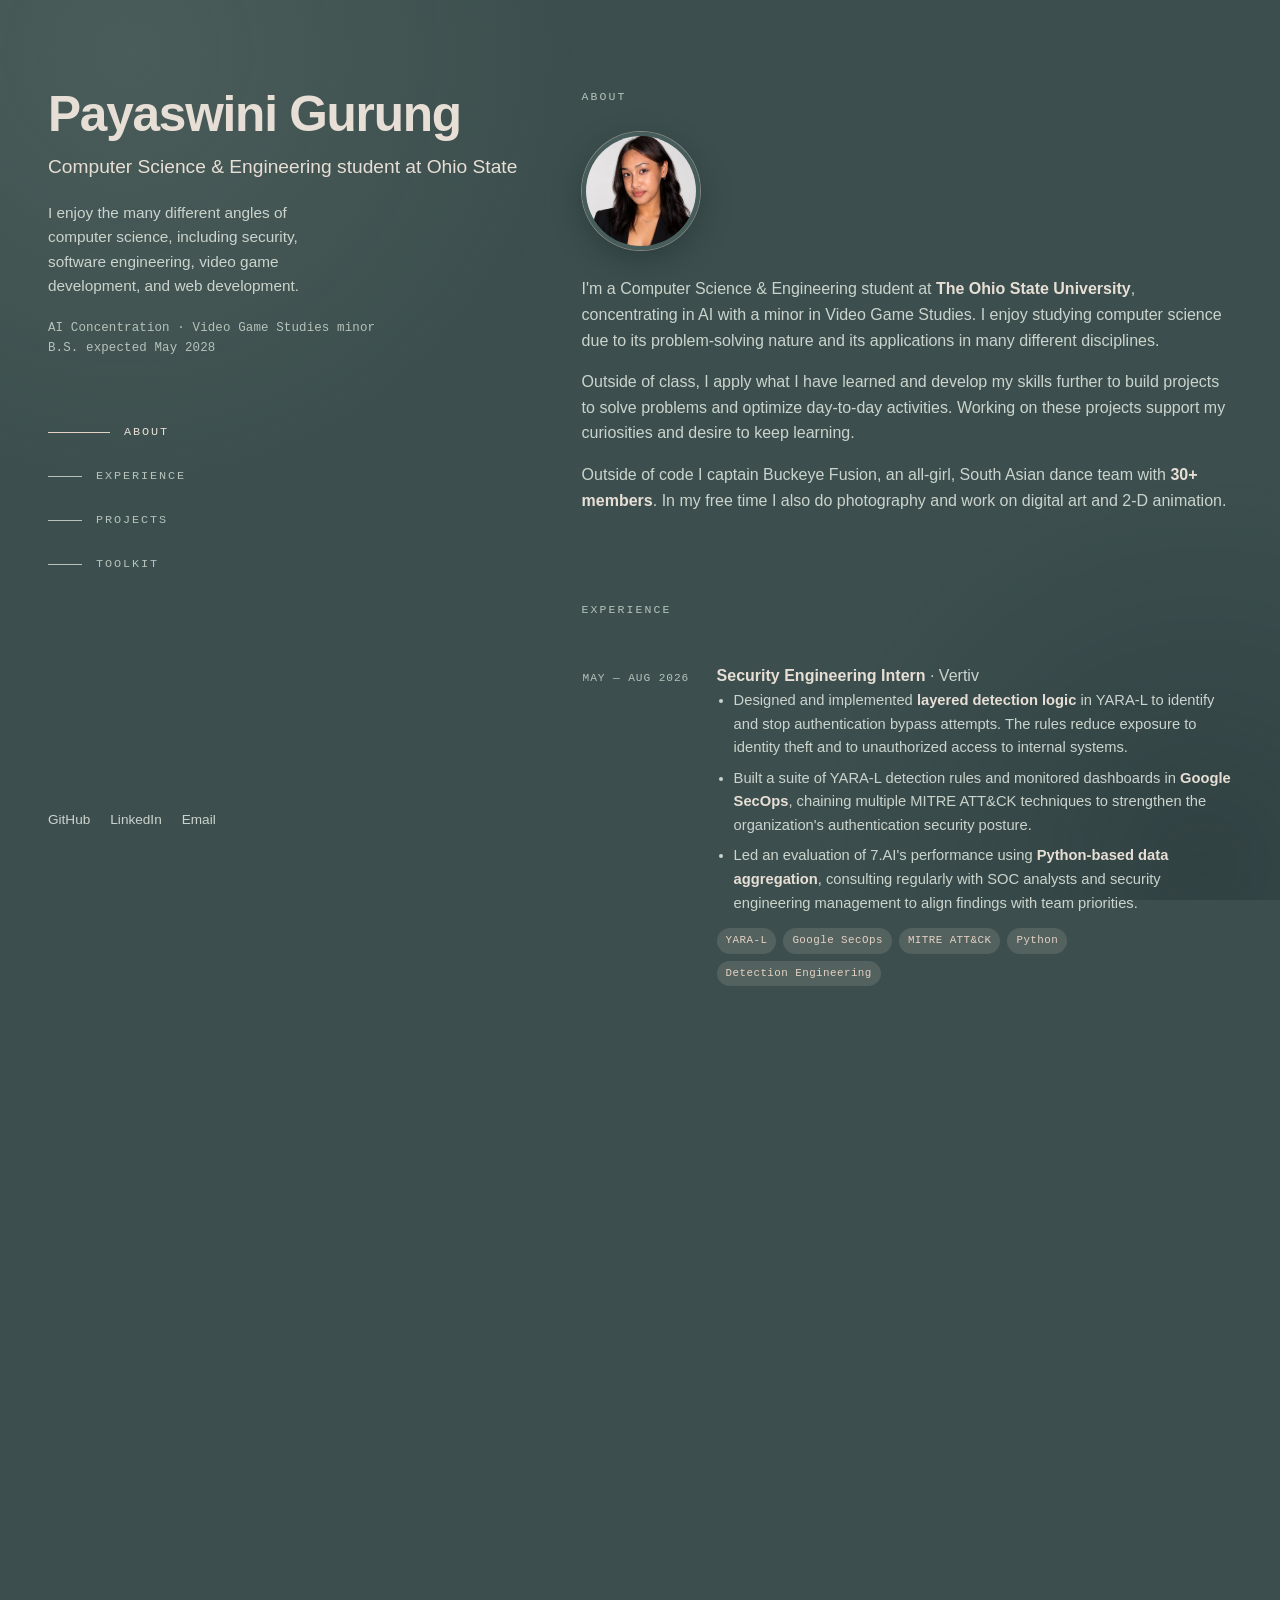
<file: index.html>
<!DOCTYPE html>
<html lang="en">
<head>
<meta charset="utf-8">
<meta name="viewport" content="width=device-width, initial-scale=1">
<title>Payaswini Gurung</title>
<meta name="description" content="Payaswini Gurung — Computer Science &amp; Engineering student at Ohio State with an AI concentration. Security engineering, full-stack web, and AI-integrated applications.">
<meta name="theme-color" content="#3c4f4e">

<!-- Marks the page as scripted before first paint, so revealed content is
     hidden from the start instead of flashing in and then hiding. -->
<script>document.documentElement.className += " js";</script>


<link rel="stylesheet" href="style.css">
</head>
<body>

<a class="skip" href="#main">Skip to content</a>

<div class="shell">


  <header class="side">
    <div>
      <h1 class="name">Payaswini Gurung</h1>
      <p class="role">Computer Science &amp; Engineering student at Ohio State</p>

     
      <p class="tagline">
        I enjoy the many different angles of computer science, including security, software 
          engineering, video game development, and web development. 
      </p>

      <p class="edu-line">
        AI Concentration · Video Game Studies minor<br>
        B.S. expected May 2028
      </p>

      <nav aria-label="Section navigation">
        <ul>
          <li><a href="#about"><span class="bar" aria-hidden="true"></span>About</a></li>
          <li><a href="#experience"><span class="bar" aria-hidden="true"></span>Experience</a></li>
          <li><a href="#projects"><span class="bar" aria-hidden="true"></span>Projects</a></li>
          <li><a href="#toolkit"><span class="bar" aria-hidden="true"></span>Toolkit</a></li>
        </ul>
      </nav>
    </div>

    <ul class="socials">
      <li><a href="https://github.com/payaswinigur">GitHub</a></li>
      <li><a href="https://www.linkedin.com/in/payaswinigurung">LinkedIn</a></li>
      <li><a href="mailto:payaswinigurung@gmail.com">Email</a></li>
    </ul>
  </header>

  <!-- ==================== RIGHT / SCROLLING ==================== -->
  <main id="main">

    <!-- ---------------- ABOUT ---------------- -->
    <section id="about" aria-label="About">
      <h2 class="sticky-label">About</h2>
      <p class="section-label">About</p>

      <!-- EDIT ME: the whole About section — make it sound like you -->
      <div class="prose">
        <p class="avatar-wrap">
          <img class="avatar" alt="Payaswini Gurung" width="118" height="118"
               src="headshot.jpg">
        </p>
        <p>
          I'm a Computer Science &amp; Engineering student at <strong>The Ohio State University</strong>,
          concentrating in AI with a minor in Video Game Studies. I enjoy studying computer science  
          due to its problem-solving nature and its applications in many different disciplines. 
        </p>
        <p>
          Outside of class, I apply what I have learned and develop my skills further to 
          build projects to solve problems and optimize day-to-day activities. Working on these
          projects support my curiosities and desire to keep learning. 
        </p>
        <p>
          Outside of code I captain Buckeye Fusion, an all-girl, South Asian dance team with 
          <strong>30+ members</strong>. In my free time I also do 
          photography and work on digital art and 2-D animation.
     
        </p>
      </div>
    </section>

    <!-- ---------------- EXPERIENCE ---------------- -->
    <section id="experience" aria-label="Experience">
      <h2 class="sticky-label">Experience</h2>
      <p class="section-label">Experience</p>

      <div class="entry">
        <div class="when">May — Aug 2026</div>
        <div>
          <h3>Security Engineering Intern <span class="at">· Vertiv</span></h3>
          <ul class="points">
            <li>Designed and implemented <strong>layered detection logic</strong> in YARA-L to identify and stop authentication bypass attempts. The rules reduce exposure to identity theft and to unauthorized access to internal systems.</li>
            <li>Built a suite of YARA-L detection rules and monitored dashboards in <strong>Google SecOps</strong>, chaining multiple MITRE ATT&amp;CK techniques to strengthen the organization's authentication security posture.</li>
            <li>Led an evaluation of 7.AI's performance using <strong>Python-based data aggregation</strong>, consulting regularly with SOC analysts and security engineering management to align findings with team priorities.</li>
          </ul>
          <ul class="chips">
            <li>YARA-L</li><li>Google SecOps</li><li>MITRE ATT&amp;CK</li><li>Python</li><li>Detection Engineering</li>
          </ul>
        </div>
      </div>

      <div class="entry">
        <div class="when">Aug — Dec 2025</div>
        <div>
          <h3>Cohort Member <span class="at">· Global Career Accelerator</span></h3>
          <ul class="points">
            <li>Selected for a cohort program building <strong>AI-integrated web applications</strong> for L'Oréal, Intel, NASA, and charity: water.</li>
            <li>Developed AI-driven apps in HTML, JavaScript, and CSS with <strong>Cloudflare Workers</strong> for secure key handling, applying each client's brand design system.</li>
            <li>Collaborated with cohort teams and industry mentors to scope, build, and present client-facing deliverables.</li>
          </ul>
          <ul class="chips">
            <li>JavaScript</li><li>Cloudflare Workers</li><li>OpenAI API</li><li>Design Systems</li><li>Accessibility</li>
          </ul>
        </div>
      </div>

      <div class="entry">
        <div class="when">2024 — Present</div>
        <div>
          <h3>Captain <span class="at">· Buckeye Fusion Dance Team</span></h3>
          <ul class="points">
            <li>Leading <strong>30+ dancers</strong> and collaborating with executive board members to design full-length performances.</li>
            <li>Choreographing, teaching, and directing the production of a themed competitive showcase.</li>
            <li>Fundraised <strong>$10,000+</strong> and secured grants covering team operations and national competition travel.</li>
          </ul>
          <ul class="chips">
            <li>Team Leadership</li><li>Choreography</li><li>Production</li><li>Fundraising</li>
          </ul>
        </div>
      </div>

      <div class="entry">
        <div class="when">2025 — 2026</div>
        <div>
          <h3>Hackathons <span class="at">· Ohio State</span></h3>
          <p class="blurb">
            Hack OH/IO (October 2025) and Make OH/IO (2026) — weekend builds where the AI fashion
            bot below started life.
          </p>
        </div>
      </div>

      <div class="entry">
        <div class="when">Expected 2028</div>
        <div>
          <h3>B.S. Computer Science &amp; Engineering <span class="at">· The Ohio State University</span></h3>
          <p class="sub">AI Concentration · Minor in Video Game Studies · Columbus, Ohio</p>
        </div>
      </div>
    </section>

    <!-- ---------------- PROJECTS ---------------- -->
    <section id="projects" aria-label="Projects">
      <h2 class="sticky-label">Projects</h2>
      <p class="section-label">Projects</p>

      <!-- 1 — Digital Recipe Cards -->
      <div class="entry">
        <div class="when">Aug 2026</div>
        <div>
          <h3><a href="https://github.com/payaswinigur/Recipe-Cards">Digital Recipe Cards</a></h3>
          <p class="blurb">
            A full-stack CRUD web app in Flask for creating, editing, and organizing recipes as
            printable cards — the index-card recipe box, made searchable.
          </p>
          <ul class="points">
            <li>Designed a <strong>normalized relational SQLite schema</strong> across four tables. Ingredient names live in their own table behind a join, so "olive oil" is stored once no matter how many recipes use it.</li>
            <li>Implemented the full <strong>CRUD surface</strong> with server-side routing, form handling, and validation that reports what is missing without clearing the form.</li>
            <li>Built search that matches a recipe name <em>or</em> any ingredient it uses, resolved through one indexed join. That query is the payoff of the schema.</li>
            <li>Rendered every card with <strong>Jinja templating</strong> over SQL query results. Enforced integrity in the database itself: a cascade rule deletes a recipe's children with it, and a restrict rule protects an ingredient still in use.</li>
          </ul>
          <ul class="chips">
            <li>Python</li><li>Flask</li><li>SQLite</li><li>SQL</li><li>Jinja2</li><li>HTML</li><li>CSS</li>
          </ul>
          <div class="entry-links">
            <a href="https://recipe-cards-jk63.onrender.com/">Live app</a>
            <a href="https://github.com/payaswinigur/Recipe-Cards">GitHub</a>
          </div>
          <p class="aside-note">
            Hosted on a free tier that sleeps when idle, so the first load can take
            about half a minute to wake.
          </p>
        </div>
      </div>

      <!-- 2 — L'Oréal AI-Advisor -->
      <div class="entry">
        <div class="when">Nov 2025</div>
        <div>
          <h3><a href="https://github.com/payaswinigur/lorealChatBot">L'Oréal AI-Advisor</a></h3>
          <p class="blurb">
            A conversational beauty assistant that answers product questions across L'Oréal's
            makeup, skincare, haircare, and fragrance lines and builds personalized routines.
          </p>
          <ul class="points">
            <li>Placed a <strong>Cloudflare Worker in front of the OpenAI API</strong>. The key stays an encrypted server-side secret, and the browser only calls my own endpoint. The hard part was not the chat interface. It was never sending a credential to the client.</li>
            <li>Scoped the model to L'Oréal's catalog through <strong>system prompting</strong>, keeping it on-brand instead of answering as a general assistant.</li>
            <li>Handled conversation state. A typing indicator appears on send, and the reply replaces it in place. The view scrolls to the newest message.</li>
            <li>Showed network failures as visible in-chat errors instead of a silent dead end.</li>
          </ul>
          <ul class="chips">
            <li>JavaScript</li><li>OpenAI GPT-4o</li><li>Cloudflare Workers</li><li>Fetch / async</li><li>REST</li><li>CSS</li>
          </ul>
          <div class="entry-links">
            <a href="https://github.com/payaswinigur/lorealChatBot">GitHub</a>
          </div>
          <p class="aside-note">
            Prototype. The Cloudflare Worker and its OpenAI key are decommissioned, so the live
            demo no longer returns replies. The source shows the full request path.
          </p>
        </div>
      </div>

      <!-- 3 — L'Oréal Routine Builder -->
      <div class="entry">
        <div class="when">Nov 2025</div>
        <div>
          <h3><a href="https://github.com/payaswinigur/09-prj-loreal-routine-builder">L'Oréal Routine Builder</a></h3>
          <p class="blurb">
            The AI-Advisor made product-aware: browse a 35-item L'Oréal catalog, pick what you
            own, and get a routine built around those specific products.
          </p>
          <ul class="points">
            <li>Built a browsable product catalog from a <strong>JSON dataset of 35 products</strong> across ten categories. A category filter and a live text search both run against that dataset.</li>
            <li>Made selection stateful. Clicking a card adds or deletes it, and the selected list updates in place. The selection persists in <strong>localStorage</strong>, so a refresh does not lose it.</li>
            <li>Sent the user's selected products to a <strong>Cloudflare Worker</strong>, which calls the OpenAI API server-side and returns a routine built from those exact items.</li>
            <li>Kept <strong>chat history</strong> in localStorage so follow-up questions carry the earlier routine as context instead of starting over.</li>
          </ul>
          <ul class="chips">
            <li>JavaScript</li><li>OpenAI API</li><li>Cloudflare Workers</li><li>localStorage</li><li>JSON</li><li>CSS</li>
          </ul>
          <div class="entry-links">
            <a href="https://github.com/payaswinigur/09-prj-loreal-routine-builder">GitHub</a>
          </div>
          <p class="aside-note">
            Prototype. The Cloudflare Worker and its OpenAI key are decommissioned, so routine
            generation no longer returns results. Browsing, search, filtering, and selection still
            work from the source.
          </p>
        </div>
      </div>

      <!-- 4 — CluelessAI -->
      <div class="entry">
        <div class="when">Oct 2025</div>
        <div>
          <h3>CluelessAI <span class="at">· Hack OH/IO</span></h3>
          <p class="blurb">
            A fashion assistant that reads the weather and current trends and recommends outfits
            from clothing you have uploaded. Started at a hackathon and kept building after.
          </p>
          <ul class="points">
            <li>Designed the interface in <strong>Figma</strong> first. Built it as a <strong>React + Vite</strong> single-page app with React Router, Tailwind, protected routes, and an auth provider.</li>
            <li>Planned the data layer around <strong>Cloudflare and AWS</strong> for API key management and encryption, so uploaded images and account data never depend on client-side secrets.</li>
            <li>Wrote scrapers to pull current fashion trends, and product search to match uploaded clothing against similar items.</li>
            <li>Set up <strong>Vitest with coverage</strong> and a GitHub Actions CI pipeline, and deployed the app to Vercel.</li>
          </ul>
          <ul class="chips">
            <li>React</li><li>Vite</li><li>Tailwind CSS</li><li>React Router</li><li>Vitest</li><li>GitHub Actions</li><li>Vercel</li><li>Figma</li>
          </ul>
        </div>
      </div>

      <!-- 5 — NASA Space Explorer -->
      <div class="entry">
        <div class="when">Oct 2025</div>
        <div>
          <h3><a href="https://github.com/payaswinigur/09-nasa-space-explorer-v2">NASA Space Explorer</a></h3>
          <p class="blurb">
            A gallery built on NASA's Astronomy Picture of the Day data — a JSON feed in the
            APOD API's own schema — turned into something browsable.
          </p>
          <ul class="points">
            <li><strong>Media-type branching</strong> — APOD entries aren't uniform, so images render as figures while video entries render as embedded, fullscreen-capable iframes with a fallback link.</li>
            <li>Truncated explanations with an expand-in-place <strong>read more</strong> control, so the grid stays scannable without losing the full text.</li>
            <li>Async data handling built on a single <code>fetch</code> with error handling that shows a human-readable message instead of an empty page.</li>
            <li>Responsive CSS grid and <strong>automated deployment</strong> to GitHub Pages via GitHub Actions on every push.</li>
          </ul>
          <ul class="chips">
            <li>JavaScript</li><li>NASA APOD data</li><li>REST / JSON</li><li>CSS Grid</li><li>GitHub Actions</li>
          </ul>
          <div class="entry-links">
            <a href="https://github.com/payaswinigur/09-nasa-space-explorer-v2">GitHub</a>
          </div>
        </div>
      </div>

      <!-- 6 — Intel Sustainability Timeline -->
      <div class="entry">
        <div class="when">Sep 2025</div>
        <div>
          <h3><a href="https://github.com/payaswinigur/03IntelAccesibility">Intel Sustainability Timeline</a></h3>
          <p class="blurb">
            A scroll-snapping timeline of Intel's environmental history, 1968–2024, built under one
            constraint: it had to work completely for someone using a screen reader or navigating by
            keyboard alone.
          </p>
          <ul class="points">
            <li><strong>Semantic structure first</strong> — real header, main, section, and article landmarks instead of nested divs, so assistive technology can present a usable document outline.</li>
            <li>Made every timeline card <strong>keyboard-focusable</strong>, so the whole timeline is traversable by tabbing rather than only by scrolling.</li>
            <li>Wrote descriptive alt text conveying what each image contributes, and used visually-hidden labels so form controls announce themselves without cluttering the visual design.</li>
            <li>Added ARIA region labeling on the timeline and a responsive grid that reflows cleanly to mobile.</li>
          </ul>
          <ul class="chips">
            <li>HTML5</li><li>CSS Scroll Snap</li><li>Bootstrap 5</li><li>WCAG</li><li>ARIA</li>
          </ul>
          <div class="entry-links">
            <a href="https://github.com/payaswinigur/03IntelAccesibility">GitHub</a>
          </div>
        </div>
      </div>
    </section>

    <!-- ---------------- TOOLKIT ---------------- -->
    <section id="toolkit" aria-label="Toolkit">
      <h2 class="sticky-label">Toolkit</h2>
      <p class="section-label">Toolkit</p>

      <div class="kit">
        <div>
          <h3>Languages</h3>
          <ul>
            <li>Java · Python · JavaScript</li>
            <li>SQL · YARA-L · MATLAB</li>
            <li>HTML · CSS</li>
          </ul>
        </div>
        <div>
          <h3>Frameworks &amp; Libraries</h3>
          <ul>
            <li>React · Vite · Tailwind CSS</li>
            <li>Flask · Jinja2 · Node.js</li>
            <li>SQLite · Java Swing</li>
          </ul>
        </div>
        <div>
          <h3>Platforms &amp; Tools</h3>
          <ul>
            <li>Cloudflare Workers · AWS · Vercel</li>
            <li>Git &amp; GitHub · GitHub Actions</li>
            <li>Figma · Eclipse · Cursor</li>
          </ul>
        </div>
        <div>
          <h3>Security</h3>
          <ul>
            <li>Google SecOps · SIEM dashboards</li>
            <li>MITRE ATT&amp;CK · Detection rules</li>
            <li>API key management &amp; encryption</li>
          </ul>
        </div>
        <div>
          <h3>Beyond Code</h3>
          <ul>
            <li>Digital art · 2-D animation</li>
            <li>Photography · Choreography</li>
          </ul>
        </div>
      </div>

      <p class="coursework">
        <strong>Relevant coursework:</strong> Data Structures &amp; Algorithms, Object-Oriented
        Programming, Intro to Databases, Operating Systems, Web Development, Circuits, Discrete
        Math, Statistics &amp; Probability, Linear Algebra.
      </p>
    </section>

  </main>
</div>

<script src="script.js" defer></script>

</body>
</html>
</file>
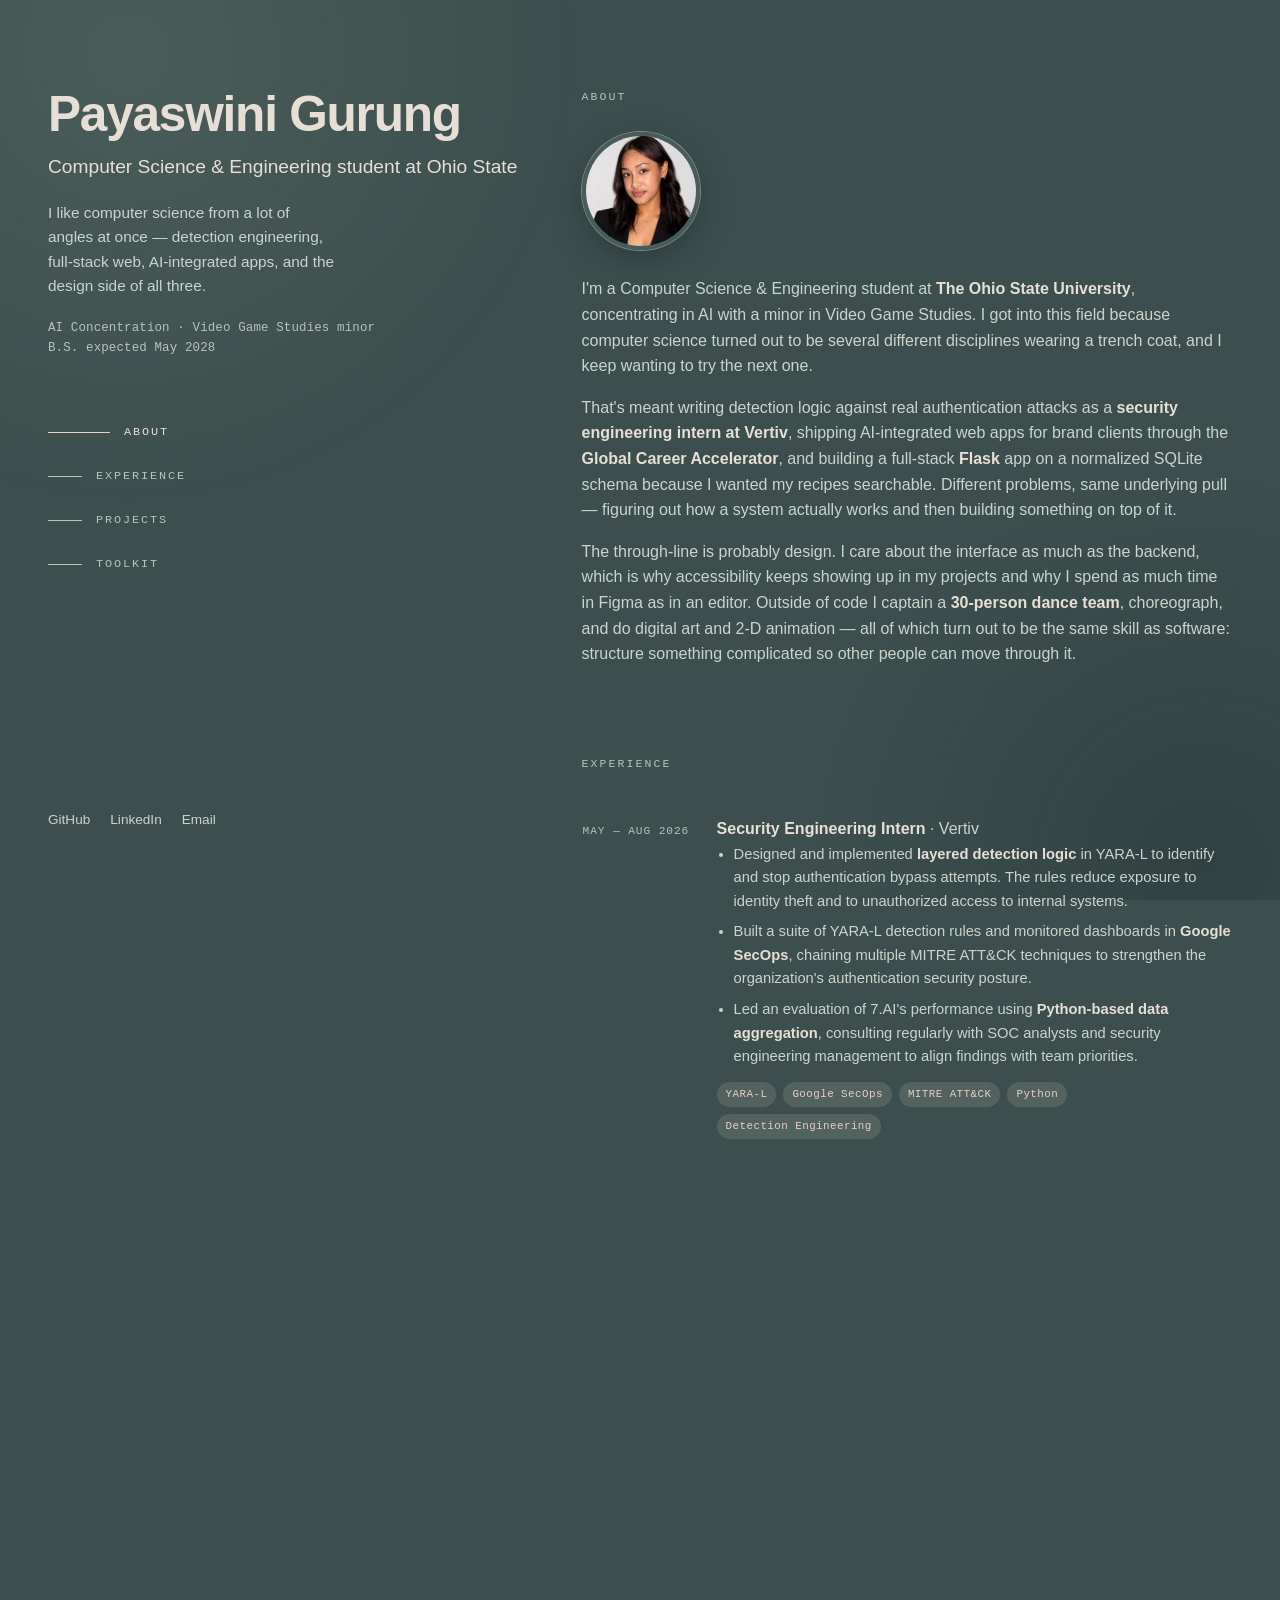
<file: index_1.html>
<!DOCTYPE html>
<html lang="en">
<head>
<meta charset="utf-8">
<meta name="viewport" content="width=device-width, initial-scale=1">
<title>Payaswini Gurung</title>
<meta name="description" content="Payaswini Gurung — Computer Science &amp; Engineering student at Ohio State with an AI concentration. Security engineering, full-stack web, and AI-integrated applications.">
<meta name="theme-color" content="#3c4f4e">

<!-- Marks the page as scripted before first paint, so revealed content is
     hidden from the start instead of flashing in and then hiding. -->
<script>document.documentElement.className += " js";</script>

<!-- ============================================================
     Search "EDIT ME" for the few things worth personalizing.
     Everything else is pulled from your resume and your repos.
     ============================================================ -->

<link rel="stylesheet" href="style.css">
</head>
<body>

<a class="skip" href="#main">Skip to content</a>

<div class="shell">

  <!-- ==================== LEFT / STICKY ==================== -->
  <header class="side">
    <div>
      <h1 class="name">Payaswini Gurung</h1>
      <p class="role">Computer Science &amp; Engineering student at Ohio State</p>

      <!-- EDIT ME: this is your elevator pitch — rewrite it in your own voice -->
      <p class="tagline">
        I like computer science from a lot of angles at once — detection engineering,
        full-stack web, AI-integrated apps, and the design side of all three.
      </p>

      <p class="edu-line">
        AI Concentration · Video Game Studies minor<br>
        B.S. expected May 2028
      </p>

      <nav aria-label="Section navigation">
        <ul>
          <li><a href="#about"><span class="bar" aria-hidden="true"></span>About</a></li>
          <li><a href="#experience"><span class="bar" aria-hidden="true"></span>Experience</a></li>
          <li><a href="#projects"><span class="bar" aria-hidden="true"></span>Projects</a></li>
          <li><a href="#toolkit"><span class="bar" aria-hidden="true"></span>Toolkit</a></li>
        </ul>
      </nav>
    </div>

    <ul class="socials">
      <li><a href="https://github.com/payaswinigur">GitHub</a></li>
      <li><a href="https://www.linkedin.com/in/payaswinigurung">LinkedIn</a></li>
      <li><a href="mailto:payaswinigurung@gmail.com">Email</a></li>
    </ul>
  </header>

  <!-- ==================== RIGHT / SCROLLING ==================== -->
  <main id="main">

    <!-- ---------------- ABOUT ---------------- -->
    <section id="about" aria-label="About">
      <h2 class="sticky-label">About</h2>
      <p class="section-label">About</p>

      <!-- EDIT ME: the whole About section — make it sound like you -->
      <div class="prose">
        <p class="avatar-wrap">
          <img class="avatar" alt="Payaswini Gurung" width="118" height="118"
               src="headshot.jpg">
        </p>
        <p>
          I'm a Computer Science &amp; Engineering student at <strong>The Ohio State University</strong>,
          concentrating in AI with a minor in Video Game Studies. I got into this field because
          computer science turned out to be several different disciplines wearing a trench coat, and
          I keep wanting to try the next one.
        </p>
        <p>
          That's meant writing detection logic against real authentication attacks as a
          <strong>security engineering intern at Vertiv</strong>, shipping AI-integrated web apps for
          brand clients through the <strong>Global Career Accelerator</strong>, and building a
          full-stack <strong>Flask</strong> app on a normalized SQLite schema because I wanted my
          recipes searchable. Different problems, same underlying pull — figuring out how a system actually works and
          then building something on top of it.
        </p>
        <p>
          The through-line is probably design. I care about the interface as much as the backend,
          which is why accessibility keeps showing up in my projects and why I spend as much time in
          Figma as in an editor. Outside of code I captain a
          <strong>30-person dance team</strong>, choreograph, and do digital art and 2-D animation —
          all of which turn out to be the same skill as software: structure something complicated so
          other people can move through it.
        </p>
      </div>
    </section>

    <!-- ---------------- EXPERIENCE ---------------- -->
    <section id="experience" aria-label="Experience">
      <h2 class="sticky-label">Experience</h2>
      <p class="section-label">Experience</p>

      <div class="entry">
        <div class="when">May — Aug 2026</div>
        <div>
          <h3>Security Engineering Intern <span class="at">· Vertiv</span></h3>
          <ul class="points">
            <li>Designed and implemented <strong>layered detection logic</strong> in YARA-L to identify and stop authentication bypass attempts. The rules reduce exposure to identity theft and to unauthorized access to internal systems.</li>
            <li>Built a suite of YARA-L detection rules and monitored dashboards in <strong>Google SecOps</strong>, chaining multiple MITRE ATT&amp;CK techniques to strengthen the organization's authentication security posture.</li>
            <li>Led an evaluation of 7.AI's performance using <strong>Python-based data aggregation</strong>, consulting regularly with SOC analysts and security engineering management to align findings with team priorities.</li>
          </ul>
          <ul class="chips">
            <li>YARA-L</li><li>Google SecOps</li><li>MITRE ATT&amp;CK</li><li>Python</li><li>Detection Engineering</li>
          </ul>
        </div>
      </div>

      <div class="entry">
        <div class="when">Aug — Dec 2025</div>
        <div>
          <h3>Cohort Member <span class="at">· Global Career Accelerator</span></h3>
          <ul class="points">
            <li>Selected for a cohort program building <strong>AI-integrated web applications</strong> for L'Oréal, Intel, NASA, and charity: water.</li>
            <li>Developed AI-driven apps in HTML, JavaScript, and CSS with <strong>Cloudflare Workers</strong> for secure key handling, applying each client's brand design system.</li>
            <li>Collaborated with cohort teams and industry mentors to scope, build, and present client-facing deliverables.</li>
          </ul>
          <ul class="chips">
            <li>JavaScript</li><li>Cloudflare Workers</li><li>OpenAI API</li><li>Design Systems</li><li>Accessibility</li>
          </ul>
        </div>
      </div>

      <div class="entry">
        <div class="when">2024 — Present</div>
        <div>
          <h3>Captain <span class="at">· Buckeye Fusion Dance Team</span></h3>
          <ul class="points">
            <li>Leading <strong>30+ dancers</strong> and collaborating with executive board members to design full-length performances.</li>
            <li>Choreographing, teaching, and directing the production of a themed competitive showcase.</li>
            <li>Fundraised <strong>$10,000+</strong> and secured grants covering team operations and national competition travel.</li>
          </ul>
          <ul class="chips">
            <li>Team Leadership</li><li>Choreography</li><li>Production</li><li>Fundraising</li>
          </ul>
        </div>
      </div>

      <div class="entry">
        <div class="when">2025 — 2026</div>
        <div>
          <h3>Hackathons <span class="at">· Ohio State</span></h3>
          <p class="blurb">
            Hack OH/IO (October 2025) and Make OH/IO (2026) — weekend builds where the AI fashion
            bot below started life.
          </p>
        </div>
      </div>

      <div class="entry">
        <div class="when">Expected 2028</div>
        <div>
          <h3>B.S. Computer Science &amp; Engineering <span class="at">· The Ohio State University</span></h3>
          <p class="sub">AI Concentration · Minor in Video Game Studies · Columbus, Ohio</p>
        </div>
      </div>
    </section>

    <!-- ---------------- PROJECTS ---------------- -->
    <section id="projects" aria-label="Projects">
      <h2 class="sticky-label">Projects</h2>
      <p class="section-label">Projects</p>

      <!-- 1 — Digital Recipe Cards -->
      <div class="entry">
        <div class="when">Aug 2026</div>
        <div>
          <h3><a href="https://github.com/payaswinigur/Recipe-Cards">Digital Recipe Cards</a></h3>
          <p class="blurb">
            A full-stack CRUD web app in Flask for creating, editing, and organizing recipes as
            printable cards — the index-card recipe box, made searchable.
          </p>
          <ul class="points">
            <li>Designed a <strong>normalized relational SQLite schema</strong> across four tables. Ingredient names live in their own table behind a join, so "olive oil" is stored once no matter how many recipes use it.</li>
            <li>Implemented the full <strong>CRUD surface</strong> with server-side routing, form handling, and validation that reports what is missing without clearing the form.</li>
            <li>Built search that matches a recipe name <em>or</em> any ingredient it uses, resolved through one indexed join. That query is the payoff of the schema.</li>
            <li>Rendered every card with <strong>Jinja templating</strong> over SQL query results. Enforced integrity in the database itself: a cascade rule deletes a recipe's children with it, and a restrict rule protects an ingredient still in use.</li>
          </ul>
          <ul class="chips">
            <li>Python</li><li>Flask</li><li>SQLite</li><li>SQL</li><li>Jinja2</li><li>HTML</li><li>CSS</li>
          </ul>
          <div class="entry-links">
            <a href="https://recipe-cards-jk63.onrender.com/">Live app</a>
            <a href="https://github.com/payaswinigur/Recipe-Cards">GitHub</a>
          </div>
          <p class="aside-note">
            Hosted on a free tier that sleeps when idle, so the first load can take
            about half a minute to wake.
          </p>
        </div>
      </div>

      <!-- 2 — L'Oréal AI-Advisor -->
      <div class="entry">
        <div class="when">Nov 2025</div>
        <div>
          <h3><a href="https://github.com/payaswinigur/lorealChatBot">L'Oréal AI-Advisor</a></h3>
          <p class="blurb">
            A conversational beauty assistant that answers product questions across L'Oréal's
            makeup, skincare, haircare, and fragrance lines and builds personalized routines.
          </p>
          <ul class="points">
            <li>Placed a <strong>Cloudflare Worker in front of the OpenAI API</strong>. The key stays an encrypted server-side secret, and the browser only calls my own endpoint. The hard part was not the chat interface. It was never sending a credential to the client.</li>
            <li>Scoped the model to L'Oréal's catalog through <strong>system prompting</strong>, keeping it on-brand instead of answering as a general assistant.</li>
            <li>Handled conversation state. A typing indicator appears on send, and the reply replaces it in place. The view scrolls to the newest message.</li>
            <li>Showed network failures as visible in-chat errors instead of a silent dead end.</li>
          </ul>
          <ul class="chips">
            <li>JavaScript</li><li>OpenAI GPT-4o</li><li>Cloudflare Workers</li><li>Fetch / async</li><li>REST</li><li>CSS</li>
          </ul>
          <div class="entry-links">
            <a href="https://github.com/payaswinigur/lorealChatBot">GitHub</a>
          </div>
          <p class="aside-note">
            Prototype. The Cloudflare Worker and its OpenAI key are decommissioned, so the live
            demo no longer returns replies. The source shows the full request path.
          </p>
        </div>
      </div>

      <!-- 3 — L'Oréal Routine Builder -->
      <div class="entry">
        <div class="when">Nov 2025</div>
        <div>
          <h3><a href="https://github.com/payaswinigur/09-prj-loreal-routine-builder">L'Oréal Routine Builder</a></h3>
          <p class="blurb">
            The AI-Advisor made product-aware: browse a 35-item L'Oréal catalog, pick what you
            own, and get a routine built around those specific products.
          </p>
          <ul class="points">
            <li>Built a browsable product catalog from a <strong>JSON dataset of 35 products</strong> across ten categories. A category filter and a live text search both run against that dataset.</li>
            <li>Made selection stateful. Clicking a card adds or deletes it, and the selected list updates in place. The selection persists in <strong>localStorage</strong>, so a refresh does not lose it.</li>
            <li>Sent the user's selected products to a <strong>Cloudflare Worker</strong>, which calls the OpenAI API server-side and returns a routine built from those exact items.</li>
            <li>Kept <strong>chat history</strong> in localStorage so follow-up questions carry the earlier routine as context instead of starting over.</li>
          </ul>
          <ul class="chips">
            <li>JavaScript</li><li>OpenAI API</li><li>Cloudflare Workers</li><li>localStorage</li><li>JSON</li><li>CSS</li>
          </ul>
          <div class="entry-links">
            <a href="https://github.com/payaswinigur/09-prj-loreal-routine-builder">GitHub</a>
          </div>
          <p class="aside-note">
            Prototype. The Cloudflare Worker and its OpenAI key are decommissioned, so routine
            generation no longer returns results. Browsing, search, filtering, and selection still
            work from the source.
          </p>
        </div>
      </div>

      <!-- 4 — CluelessAI -->
      <div class="entry">
        <div class="when">Oct 2025</div>
        <div>
          <h3>CluelessAI <span class="at">· Hack OH/IO</span></h3>
          <p class="blurb">
            A fashion assistant that reads the weather and current trends and recommends outfits
            from clothing you have uploaded. Started at a hackathon and kept building after.
          </p>
          <ul class="points">
            <li>Designed the interface in <strong>Figma</strong> first. Built it as a <strong>React + Vite</strong> single-page app with React Router, Tailwind, protected routes, and an auth provider.</li>
            <li>Planned the data layer around <strong>Cloudflare and AWS</strong> for API key management and encryption, so uploaded images and account data never depend on client-side secrets.</li>
            <li>Wrote scrapers to pull current fashion trends, and product search to match uploaded clothing against similar items.</li>
            <li>Set up <strong>Vitest with coverage</strong> and a GitHub Actions CI pipeline, and deployed the app to Vercel.</li>
          </ul>
          <ul class="chips">
            <li>React</li><li>Vite</li><li>Tailwind CSS</li><li>React Router</li><li>Vitest</li><li>GitHub Actions</li><li>Vercel</li><li>Figma</li>
          </ul>
        </div>
      </div>

      <!-- 5 — NASA Space Explorer -->
      <div class="entry">
        <div class="when">Oct 2025</div>
        <div>
          <h3><a href="https://github.com/payaswinigur/09-nasa-space-explorer-v2">NASA Space Explorer</a></h3>
          <p class="blurb">
            A gallery built on NASA's Astronomy Picture of the Day data — a JSON feed in the
            APOD API's own schema — turned into something browsable.
          </p>
          <ul class="points">
            <li><strong>Media-type branching</strong> — APOD entries aren't uniform, so images render as figures while video entries render as embedded, fullscreen-capable iframes with a fallback link.</li>
            <li>Truncated explanations with an expand-in-place <strong>read more</strong> control, so the grid stays scannable without losing the full text.</li>
            <li>Async data handling built on a single <code>fetch</code> with error handling that shows a human-readable message instead of an empty page.</li>
            <li>Responsive CSS grid and <strong>automated deployment</strong> to GitHub Pages via GitHub Actions on every push.</li>
          </ul>
          <ul class="chips">
            <li>JavaScript</li><li>NASA APOD data</li><li>REST / JSON</li><li>CSS Grid</li><li>GitHub Actions</li>
          </ul>
          <div class="entry-links">
            <a href="https://github.com/payaswinigur/09-nasa-space-explorer-v2">GitHub</a>
          </div>
        </div>
      </div>

      <!-- 6 — Intel Sustainability Timeline -->
      <div class="entry">
        <div class="when">Sep 2025</div>
        <div>
          <h3><a href="https://github.com/payaswinigur/03IntelAccesibility">Intel Sustainability Timeline</a></h3>
          <p class="blurb">
            A scroll-snapping timeline of Intel's environmental history, 1968–2024, built under one
            constraint: it had to work completely for someone using a screen reader or navigating by
            keyboard alone.
          </p>
          <ul class="points">
            <li><strong>Semantic structure first</strong> — real header, main, section, and article landmarks instead of nested divs, so assistive technology can present a usable document outline.</li>
            <li>Made every timeline card <strong>keyboard-focusable</strong>, so the whole timeline is traversable by tabbing rather than only by scrolling.</li>
            <li>Wrote descriptive alt text conveying what each image contributes, and used visually-hidden labels so form controls announce themselves without cluttering the visual design.</li>
            <li>Added ARIA region labeling on the timeline and a responsive grid that reflows cleanly to mobile.</li>
          </ul>
          <ul class="chips">
            <li>HTML5</li><li>CSS Scroll Snap</li><li>Bootstrap 5</li><li>WCAG</li><li>ARIA</li>
          </ul>
          <div class="entry-links">
            <a href="https://github.com/payaswinigur/03IntelAccesibility">GitHub</a>
          </div>
        </div>
      </div>
    </section>

    <!-- ---------------- TOOLKIT ---------------- -->
    <section id="toolkit" aria-label="Toolkit">
      <h2 class="sticky-label">Toolkit</h2>
      <p class="section-label">Toolkit</p>

      <div class="kit">
        <div>
          <h3>Languages</h3>
          <ul>
            <li>Java · Python · JavaScript</li>
            <li>SQL · YARA-L · MATLAB</li>
            <li>HTML · CSS</li>
          </ul>
        </div>
        <div>
          <h3>Frameworks &amp; Libraries</h3>
          <ul>
            <li>React · Vite · Tailwind CSS</li>
            <li>Flask · Jinja2 · Node.js</li>
            <li>SQLite · Java Swing</li>
          </ul>
        </div>
        <div>
          <h3>Platforms &amp; Tools</h3>
          <ul>
            <li>Cloudflare Workers · AWS · Vercel</li>
            <li>Git &amp; GitHub · GitHub Actions</li>
            <li>Figma · Eclipse · Cursor</li>
          </ul>
        </div>
        <div>
          <h3>Security</h3>
          <ul>
            <li>Google SecOps · SIEM dashboards</li>
            <li>MITRE ATT&amp;CK · Detection rules</li>
            <li>API key management &amp; encryption</li>
          </ul>
        </div>
        <div>
          <h3>Beyond Code</h3>
          <ul>
            <li>Digital art · 2-D animation</li>
            <li>Photography · Choreography</li>
          </ul>
        </div>
      </div>

      <p class="coursework">
        <strong>Relevant coursework:</strong> Data Structures &amp; Algorithms, Object-Oriented
        Programming, Intro to Databases, Operating Systems, Web Development, Circuits, Discrete
        Math, Statistics &amp; Probability, Linear Algebra.
      </p>
    </section>

  </main>
</div>

<script src="script.js" defer></script>

</body>
</html>
</file>
<file: style.css>
:root {
  /* Palette — cream / blush / sage / deep green / ink.
     Contrast against --bg, all AA or better at body size:
     text 6.6 · accent 5.9 · muted 5.7 · faint 4.7 */
  --bg:          #3c4f4e;               /* deep green, page base    */
  --bg-raised:   #475d5c;               /* deep green, cards        */
  --border:      rgba(231, 223, 214, .15);
  --text:        #e7dfd6;               /* cream                    */
  --muted:       #cbd4cc;
  --faint:       #b6c2ba;
  --accent:      #e4d2c4;               /* blush                    */
  --accent-soft: rgba(228, 210, 196, .14);
  --accent-line: rgba(228, 210, 196, .45);
  --sage:        #97a69b;
  --ink:         #141f26;

  --mono: ui-monospace, SFMono-Regular, "SF Mono", Menlo, Consolas, "Liberation Mono", monospace;
  --sans: ui-sans-serif, -apple-system, BlinkMacSystemFont, "Segoe UI", Inter, Roboto, Helvetica, Arial, sans-serif;
}

* { box-sizing: border-box; }
html { scroll-behavior: smooth; }
@media (prefers-reduced-motion: reduce) {
  html { scroll-behavior: auto; }
  *, *::before, *::after { animation: none !important; transition: none !important; }
}

body {
  margin: 0;
  background: var(--bg);
  color: var(--muted);
  font: 16px/1.6 var(--sans);
  -webkit-font-smoothing: antialiased;
}

/* A soft, static wash in the corner — no cursor tracking, no motion. */
body::before {
  content: "";
  position: fixed;
  inset: 0;
  pointer-events: none;
  z-index: 0;
  background:
    radial-gradient(700px circle at 10% 6%,  rgba(151, 166, 155, .16), transparent 64%),
    radial-gradient(620px circle at 94% 96%, rgba(20,  31,  38,  .28), transparent 62%);
}

a { color: var(--accent); text-decoration: none; }
a:focus-visible, button:focus-visible {
  outline: 2px solid var(--accent);
  outline-offset: 4px;
  border-radius: 3px;
}

.skip {
  position: absolute; left: -9999px; top: 0; z-index: 100;
  background: var(--accent); color: var(--ink); font-weight: 600;
  padding: 10px 16px;
}
.skip:focus { left: 12px; top: 12px; }

/* ============ SHELL ============ */
.shell {
  position: relative;
  z-index: 1;
  /* Contains the slide-in without creating a scroll container, so the
     sticky left column keeps working. */
  overflow-x: clip;
  max-width: 1240px;
  margin: 0 auto;
  padding: 0 28px;
}

@media (min-width: 1024px) {
  .shell {
    display: grid;
    grid-template-columns: minmax(0, 40%) minmax(0, 60%);
    gap: 60px;
  }
}

/* ============ LEFT COLUMN ============ */
.side { padding: 72px 0 40px; }

@media (min-width: 1024px) {
  .side {
    position: sticky;
    top: 0;
    height: 100vh;
    display: flex;
    flex-direction: column;
    justify-content: space-between;
    padding: 88px 0 68px;
  }
}

.name {
  font-size: clamp(2.3rem, 5.2vw, 3.1rem);
  line-height: 1.05;
  letter-spacing: -0.025em;
  font-weight: 600;
  color: var(--text);
  margin: 0 0 12px;
}
.role {
  font-size: clamp(1.05rem, 2.2vw, 1.2rem);
  font-weight: 500;
  color: var(--text);
  margin: 0 0 18px;
}
.tagline {
  font-size: .96rem;
  max-width: 34ch;
  margin: 0;
}
.edu-line {
  font-family: var(--mono);
  font-size: .78rem;
  color: var(--faint);
  margin: 20px 0 0;
  letter-spacing: .01em;
}

/* nav */
.side nav { display: none; }
@media (min-width: 1024px) {
  .side nav { display: block; margin-top: 56px; }
}
.side nav ul { list-style: none; margin: 0; padding: 0; }
.side nav li { margin-bottom: 14px; }
.side nav a {
  display: inline-flex;
  align-items: center;
  gap: 14px;
  font-family: var(--mono);
  font-size: .74rem;
  letter-spacing: .16em;
  text-transform: uppercase;
  color: var(--faint);
  padding: 3px 0;
  transition: color .2s;
}
.side nav a .bar {
  display: block;
  width: 34px;
  height: 1px;
  background: var(--faint);
  transition: width .2s, background-color .2s;
}
.side nav a:hover,
.side nav a.active { color: var(--text); }
.side nav a:hover .bar,
.side nav a.active .bar { width: 62px; background: var(--accent); }

/* socials */
.socials {
  list-style: none;
  display: flex;
  flex-wrap: wrap;
  gap: 20px;
  padding: 0;
  margin: 36px 0 0;
}
.socials a {
  font-size: .85rem;
  color: var(--muted);
  border-bottom: 1px solid transparent;
  transition: color .2s, border-color .2s;
}
.socials a:hover { color: var(--accent); border-bottom-color: var(--accent-line); }

/* ============ RIGHT COLUMN ============ */
main { padding: 0 0 96px; }
@media (min-width: 1024px) { main { padding: 88px 0 120px; } }

section { margin-bottom: 88px; scroll-margin-top: 24px; }

.section-label {
  font-family: var(--mono);
  font-size: .72rem;
  letter-spacing: .18em;
  text-transform: uppercase;
  color: var(--faint);
  font-weight: 500;
  margin: 0 0 26px;
}

/* sticky mini-heading on mobile */
.sticky-label {
  position: sticky;
  top: 0;
  z-index: 5;
  display: block;
  padding: 14px 0;
  margin: 0 0 20px;
  background: rgba(60, 79, 78, .92);
  backdrop-filter: blur(8px);
  font-family: var(--mono);
  font-size: .72rem;
  letter-spacing: .18em;
  text-transform: uppercase;
  color: var(--text);
  font-weight: 600;
}
@media (min-width: 1024px) { .sticky-label { display: none; } }
@media (max-width: 1023px) { .section-label { display: none; } }

/* Headshot — the photo's light-grey studio background sits hard against
   the green, so it gets a green inner ring, a blush hairline, and a soft
   shadow to step the two apart. */
.avatar {
  display: block;
  width: 118px;
  height: 118px;
  border-radius: 50%;
  object-fit: cover;
  border: 4px solid var(--bg-raised);
  box-shadow:
    0 0 0 1px var(--accent-line),
    0 10px 30px rgba(20, 31, 38, .38);
}
.prose p.avatar-wrap { margin: 0 0 26px; }

.prose p { margin: 0 0 16px; }
.prose p:last-child { margin-bottom: 0; }
.prose strong { color: var(--text); font-weight: 600; }
.prose a {
  border-bottom: 1px solid var(--accent-line);
  transition: border-color .2s;
}
.prose a:hover { border-bottom-color: var(--accent); }

/* ============ ENTRY CARDS ============ */
.entry {
  display: grid;
  gap: 4px 22px;
  padding: 18px;
  margin: 0 0 10px -18px;
  width: calc(100% + 36px);
  border: 1px solid transparent;
  border-radius: 10px;
  transition: background-color .2s, border-color .2s;
}
@media (min-width: 700px) {
  .entry { grid-template-columns: 112px minmax(0, 1fr); }
}
.entry:hover, .entry:focus-within {
  background: var(--bg-raised);
  border-color: var(--border);
}

.entry .when {
  font-family: var(--mono);
  font-size: .7rem;
  letter-spacing: .08em;
  text-transform: uppercase;
  color: var(--faint);
  padding-top: 5px;
  line-height: 1.5;
}

.entry h3 {
  font-size: 1rem;
  font-weight: 600;
  color: var(--text);
  margin: 0 0 3px;
  line-height: 1.35;
}
.entry h3 a { color: inherit; }
.entry:hover h3 a, .entry h3 a:hover { color: var(--accent); }
.entry h3 .at { color: var(--muted); font-weight: 400; }

.entry .sub {
  font-size: .85rem;
  color: var(--faint);
  margin: 0 0 10px;
}

.entry ul.points { margin: 0; padding-left: 17px; }
.entry ul.points li { margin-bottom: 7px; font-size: .92rem; }
.entry ul.points li:last-child { margin-bottom: 0; }
.entry ul.points li strong { color: var(--text); font-weight: 600; }

.entry p.blurb { margin: 0 0 10px; font-size: .92rem; }

/* chips */
ul.chips {
  display: flex;
  flex-wrap: wrap;
  gap: 7px;
  list-style: none;
  padding: 0;
  margin: 13px 0 0;
}
ul.chips li {
  font-family: var(--mono);
  font-size: .68rem;
  letter-spacing: .04em;
  padding: 4px 9px;
  border-radius: 100px;
  background: var(--accent-soft);
  color: var(--accent);
}

.entry-links {
  display: flex;
  flex-wrap: wrap;
  gap: 16px;
  margin-top: 13px;
  font-size: .82rem;
  font-family: var(--mono);
}
.entry-links a { color: var(--muted); }
.entry-links a:hover { color: var(--accent); }
.entry-links a::after { content: " ↗"; }

.aside-note {
  font-size: .82rem;
  color: var(--faint);
  border: 1px dashed var(--border);
  border-radius: 8px;
  padding: 11px 13px;
  margin: 13px 0 0;
}

.more-link {
  display: inline-block;
  margin-top: 18px;
  font-family: var(--mono);
  font-size: .8rem;
  color: var(--text);
  border-bottom: 1px solid var(--accent-line);
}
.more-link:hover { color: var(--accent); }

/* ============ TOOLKIT ============ */
.kit { display: grid; gap: 22px; }
@media (min-width: 640px) { .kit { grid-template-columns: 1fr 1fr; } }
.kit h3 {
  font-family: var(--mono);
  font-size: .7rem;
  letter-spacing: .14em;
  text-transform: uppercase;
  color: var(--faint);
  font-weight: 500;
  margin: 0 0 10px;
}
.kit ul { list-style: none; padding: 0; margin: 0; }
.kit li { font-size: .9rem; margin-bottom: 5px; color: var(--muted); }

.coursework {
  margin-top: 26px;
  padding-top: 20px;
  border-top: 1px solid var(--border);
  font-size: .88rem;
}
.coursework strong { color: var(--text); font-weight: 600; }

/* ============ SCROLL REVEAL ============ */
/* Content slides in from the right as each block enters the viewport.
   The .js class is set by an inline script so nothing flashes before
   the observer runs; without JS, everything renders normally. */
html.js main .section-label,
html.js main .sticky-label,
html.js main .prose p,
html.js main .entry,
html.js main .kit > div,
html.js main .coursework {
  opacity: 0;
  transform: translateX(34px);
  /* Leaving the viewport: quicker, and no stagger — the delay lives on
     .in below, so it applies only on the way in. */
  transition:
    opacity   .38s ease,
    transform .38s ease;
  transition-delay: 0s;
}
/* Each of these mirrors its hiding selector plus .in, so it always wins
   on specificity — a bare `.in` rule loses to `main .kit > div`. */
html.js main .section-label.in,
html.js main .sticky-label.in,
html.js main .prose p.in,
html.js main .entry.in,
html.js main .kit > div.in,
html.js main .coursework.in {
  opacity: 1;
  transform: none;
  /* Arriving: slower, eased, and staggered per item. */
  transition:
    opacity   .6s ease,
    transform .6s cubic-bezier(.22, .61, .36, 1);
  transition-delay: var(--reveal-delay, 0ms);
}

/* The left column fades up once on load rather than on scroll. */
html.js .side > div,
html.js .socials {
  opacity: 0;
  transform: translateY(14px);
  animation: rise .7s cubic-bezier(.22, .61, .36, 1) forwards;
}
html.js .socials { animation-delay: .15s; }

@keyframes rise { to { opacity: 1; transform: none; } }

/* Browsers without overflow clipping keep the fade but skip the slide,
   so a mid-animation element can never widen the page. */
@supports not (overflow-x: clip) {
  html.js main .section-label,
  html.js main .sticky-label,
  html.js main .prose p,
  html.js main .entry,
  html.js main .kit > div,
  html.js main .coursework { transform: none; }
}

@media (prefers-reduced-motion: reduce) {
  html.js main .section-label,
  html.js main .sticky-label,
  html.js main .prose p,
  html.js main .entry,
  html.js main .kit > div,
  html.js main .coursework,
  html.js .side > div,
  html.js .socials {
    opacity: 1;
    transform: none;
    animation: none;
  }
}
</file>
